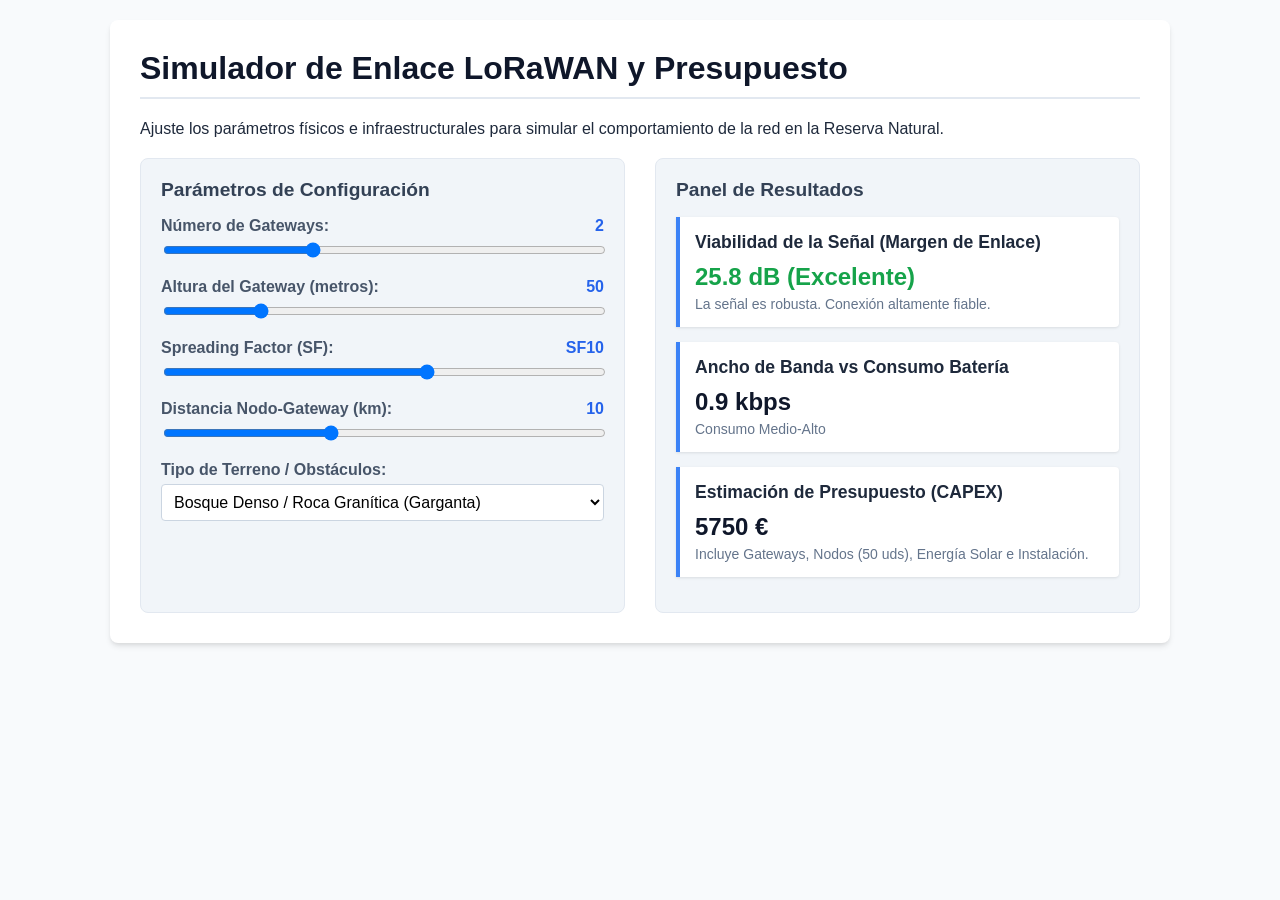
<file: Simulador/Simulador_LoRaWAN_TrailConnect.html>
<!DOCTYPE html>
<html lang="es">
<head>
    <meta charset="UTF-8">
    <meta name="viewport" content="width=device-width, initial-scale=1.0">
    <title>Simulador de Enlace LoRaWAN - TrailConnect</title>
    <style>
        body {
            font-family: 'Segoe UI', Roboto, Helvetica, Arial, sans-serif;
            background-color: #f8fafc;
            color: #1e293b;
            margin: 0;
            padding: 20px;
        }
        .container {
            max-width: 1000px;
            margin: 0 auto;
            background-color: #ffffff;
            border-radius: 8px;
            box-shadow: 0 4px 6px -1px rgba(0, 0, 0, 0.1), 0 2px 4px -1px rgba(0, 0, 0, 0.06);
            padding: 30px;
        }
        h1 {
            color: #0f172a;
            border-bottom: 2px solid #e2e8f0;
            padding-bottom: 10px;
            margin-top: 0;
        }
        .grid {
            display: grid;
            grid-template-columns: 1fr 1fr;
            gap: 30px;
            margin-top: 20px;
        }
        @media (max-width: 768px) {
            .grid { grid-template-columns: 1fr; }
        }
        .panel {
            background-color: #f1f5f9;
            padding: 20px;
            border-radius: 8px;
            border: 1px solid #e2e8f0;
        }
        .panel h2 {
            margin-top: 0;
            font-size: 1.2rem;
            color: #334155;
        }
        .control-group {
            margin-bottom: 15px;
        }
        label {
            display: block;
            font-weight: 600;
            margin-bottom: 5px;
            color: #475569;
        }
        input[type="range"] {
            width: 100%;
            margin-bottom: 5px;
        }
        select {
            width: 100%;
            padding: 8px;
            border: 1px solid #cbd5e1;
            border-radius: 4px;
            background-color: white;
            font-size: 1rem;
        }
        .val-display {
            float: right;
            font-weight: bold;
            color: #2563eb;
        }
        .result-card {
            background-color: #ffffff;
            border-left: 4px solid #3b82f6;
            padding: 15px;
            margin-bottom: 15px;
            border-radius: 0 4px 4px 0;
            box-shadow: 0 1px 3px rgba(0,0,0,0.1);
        }
        .result-card h3 {
            margin: 0 0 10px 0;
            font-size: 1.1rem;
            color: #1e293b;
        }
        .result-value {
            font-size: 1.5rem;
            font-weight: bold;
            color: #0f172a;
        }
        .status-ok { color: #16a34a; }
        .status-warn { color: #ca8a04; }
        .status-fail { color: #dc2626; }
        .text-sm { font-size: 0.875rem; color: #64748b; margin-top: 5px;}
    </style>
</head>
<body>

<div class="container">
    <h1>Simulador de Enlace LoRaWAN y Presupuesto</h1>
    <p>Ajuste los parámetros físicos e infraestructurales para simular el comportamiento de la red en la Reserva Natural.</p>
    
    <div class="grid">
        <!-- Controles -->
        <div class="panel">
            <h2>Parámetros de Configuración</h2>
            
            <div class="control-group">
                <label>Número de Gateways: <span id="val-gateways" class="val-display">2</span></label>
                <input type="range" id="gateways" min="1" max="4" value="2" step="1">
            </div>
            
            <div class="control-group">
                <label>Altura del Gateway (metros): <span id="val-height" class="val-display">50</span></label>
                <input type="range" id="height" min="10" max="200" value="50" step="10">
            </div>

            <div class="control-group">
                <label>Spreading Factor (SF): <span id="val-sf" class="val-display">SF10</span></label>
                <input type="range" id="sf" min="7" max="12" value="10" step="1">
            </div>

            <div class="control-group">
                <label>Distancia Nodo-Gateway (km): <span id="val-dist" class="val-display">10</span></label>
                <input type="range" id="dist" min="1" max="25" value="10" step="1">
            </div>

            <div class="control-group">
                <label>Tipo de Terreno / Obstáculos:</label>
                <select id="terrain">
                    <option value="0">Línea de Vista Clara (Sin obstáculos)</option>
                    <option value="10">Bosque Ligero / Colinas suaves</option>
                    <option value="25" selected>Bosque Denso / Roca Granítica (Garganta)</option>
                </select>
            </div>
        </div>

        <!-- Resultados -->
        <div class="panel">
            <h2>Panel de Resultados</h2>
            
            <div class="result-card">
                <h3>Viabilidad de la Señal (Margen de Enlace)</h3>
                <div id="res-signal" class="result-value">Calculando...</div>
                <div id="res-signal-desc" class="text-sm"></div>
            </div>

            <div class="result-card">
                <h3>Ancho de Banda vs Consumo Batería</h3>
                <div id="res-bw" class="result-value"></div>
                <div id="res-battery" class="text-sm"></div>
            </div>

            <div class="result-card">
                <h3>Estimación de Presupuesto (CAPEX)</h3>
                <div id="res-budget" class="result-value"></div>
                <div class="text-sm">Incluye Gateways, Nodos (50 uds), Energía Solar e Instalación.</div>
            </div>
        </div>
    </div>
</div>

<script>
    // Variables y constantes
    const freqMHz = 868;
    const txPower = 14; // dBm
    const rxGain = 2; // dBi (Nodo)
    const txGain = 8; // dBi (Gateway)
    
    // Sensibilidad del receptor según SF (Valores aproximados SX1262)
    const sensitivities = {
        7: -125, 8: -128, 9: -131, 10: -134, 11: -137, 12: -140
    };

    // Ancho de banda y batería relativos según SF
    const performance = {
        7: { bw: "5.4 kbps (Alta velocidad)", bat: "Consumo Mínimo (Excelente)" },
        8: { bw: "3.1 kbps", bat: "Consumo Bajo" },
        9: { bw: "1.7 kbps", bat: "Consumo Moderado" },
        10: { bw: "0.9 kbps", bat: "Consumo Medio-Alto" },
        11: { bw: "0.5 kbps (Velocidad muy baja)", bat: "Consumo Alto (Deep Sleep crítico)" },
        12: { bw: "0.2 kbps (Solo alertas críticas)", bat: "Consumo Máximo (Impacto severo)" }
    };

    // Referencias al DOM
    const inputs = ['gateways', 'height', 'sf', 'dist', 'terrain'];
    const ui = {};
    inputs.forEach(id => {
        ui[id] = document.getElementById(id);
        if(id !== 'terrain') ui['val_' + id] = document.getElementById('val-' + id);
    });

    function calculate() {
        // Obtener valores
        const gw = parseInt(ui.gateways.value);
        const h = parseInt(ui.height.value);
        const sf = parseInt(ui.sf.value);
        const d = parseFloat(ui.dist.value);
        const tLoss = parseFloat(ui.terrain.value);

        // Actualizar etiquetas visuales
        ui.val_gateways.innerText = gw;
        ui.val_height.innerText = h;
        ui.val_sf.innerText = 'SF' + sf;
        ui.val_dist.innerText = d;

        // 1. Cálculo de Señal (FSPL + Margen)
        // FSPL = 20log10(d) + 20log10(f) + 32.44
        const fspl = (20 * Math.log10(d)) + (20 * Math.log10(freqMHz)) + 32.44;
        
        // Bonificación por altura (simplificación: -0.1 dB por metro por encima de 10m)
        const heightBonus = Math.max(0, (h - 10) * 0.1); 
        
        // Pérdida total del trayecto
        const pathLoss = fspl + tLoss - heightBonus;
        
        // Potencia recibida
        const rxPower = txPower + txGain + rxGain - pathLoss;
        
        // Margen de enlace
        const sensitivity = sensitivities[sf];
        const linkMargin = rxPower - sensitivity;

        const resSignal = document.getElementById('res-signal');
        const resSignalDesc = document.getElementById('res-signal-desc');
        
        if (linkMargin > 10) {
            resSignal.innerHTML = `<span class="status-ok">${linkMargin.toFixed(1)} dB (Excelente)</span>`;
            resSignalDesc.innerText = "La señal es robusta. Conexión altamente fiable.";
        } else if (linkMargin > 0) {
            resSignal.innerHTML = `<span class="status-warn">${linkMargin.toFixed(1)} dB (Justa)</span>`;
            resSignalDesc.innerText = "Conexión viable pero vulnerable a cambios climáticos.";
        } else {
            resSignal.innerHTML = `<span class="status-fail">${linkMargin.toFixed(1)} dB (Pérdida)</span>`;
            resSignalDesc.innerText = "La señal no llegará al Gateway. Aumente la altura, el SF, o reduzca la distancia.";
        }

        // 2. Ancho de banda y Batería
        document.getElementById('res-bw').innerText = performance[sf].bw;
        document.getElementById('res-battery').innerText = performance[sf].bat;

        // 3. Presupuesto (CAPEX)
        // Gateway + Antena + Solar = 1000€ aprox unidad
        // Nodos = 50 uds * 45€ = 2250€
        // Instalación base = 1200€
        const costGW = gw * 1000;
        const costNodes = 2250;
        const costInst = 1200 + (gw * 150); // Incremento de instalación por gateway
        const total = costGW + costNodes + costInst;

        document.getElementById('res-budget').innerText = total.toLocaleString('es-ES') + " €";
    }

    // Escuchar eventos
    inputs.forEach(id => {
        ui[id].addEventListener('input', calculate);
    });

    // Calcular al iniciar
    calculate();
</script>
</body>
</html>
</file>
